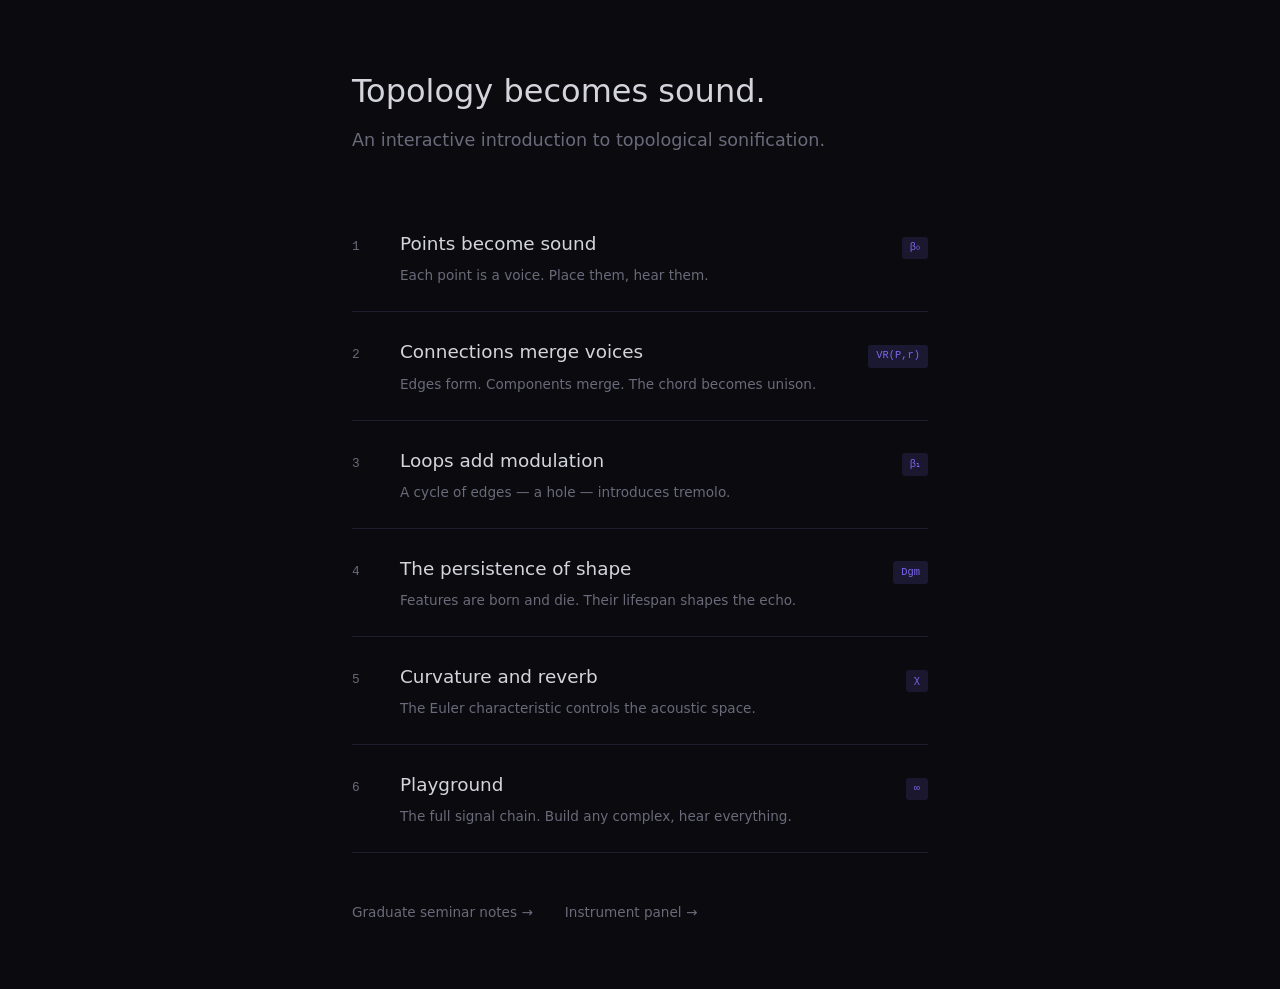
<file: lessons/index.html>
<!DOCTYPE html>
<html lang="en">
<head>
<meta charset="utf-8">
<meta name="viewport" content="width=device-width, initial-scale=1">
<title>topo-sonify — Learn</title>
<link rel="stylesheet" href="shared.css">
<style>
  .overview {
    max-width: 40rem;
    margin: 0 auto;
    padding: 4rem 2rem;
  }
  .overview h1 {
    font-size: 2rem;
    font-weight: 300;
    color: var(--text);
    margin-bottom: 0.5rem;
  }
  .overview .subtitle {
    color: var(--dim);
    font-size: 1.1rem;
    margin-bottom: 3rem;
  }
  .lesson-list {
    list-style: none;
  }
  .lesson-list li {
    border-bottom: 1px solid var(--border);
  }
  .lesson-list a {
    display: flex;
    align-items: baseline;
    gap: 1.5rem;
    padding: 1.5rem 0;
    text-decoration: none;
    transition: opacity 0.15s;
  }
  .lesson-list a:hover { opacity: 0.7; }
  .lesson-list .num {
    font-family: var(--mono);
    font-size: 0.8rem;
    color: var(--dim);
    min-width: 1.5rem;
  }
  .lesson-list .title {
    font-size: 1.15rem;
    color: var(--text);
    font-weight: 500;
  }
  .lesson-list .desc {
    color: var(--dim);
    font-size: 0.85rem;
    margin-top: 0.3rem;
  }
  .lesson-list .tag {
    font-family: var(--mono);
    font-size: 0.65rem;
    color: var(--accent);
    background: var(--accent-dim);
    padding: 0.15rem 0.5rem;
    border-radius: 3px;
    margin-left: auto;
    white-space: nowrap;
  }
  .links {
    margin-top: 3rem;
    display: flex;
    gap: 2rem;
  }
  .links a {
    color: var(--dim);
    text-decoration: none;
    font-size: 0.85rem;
    transition: color 0.15s;
  }
  .links a:hover { color: var(--accent); }
</style>
</head>
<body>

<div class="overview">
  <h1>Topology becomes sound.</h1>
  <p class="subtitle">An interactive introduction to topological sonification.</p>

  <ul class="lesson-list">
    <li>
      <a href="01-points.html">
        <span class="num">1</span>
        <div>
          <div class="title">Points become sound</div>
          <div class="desc">Each point is a voice. Place them, hear them.</div>
        </div>
        <span class="tag">β₀</span>
      </a>
    </li>
    <li>
      <a href="02-connections.html">
        <span class="num">2</span>
        <div>
          <div class="title">Connections merge voices</div>
          <div class="desc">Edges form. Components merge. The chord becomes unison.</div>
        </div>
        <span class="tag">VR(P,r)</span>
      </a>
    </li>
    <li>
      <a href="03-loops.html">
        <span class="num">3</span>
        <div>
          <div class="title">Loops add modulation</div>
          <div class="desc">A cycle of edges — a hole — introduces tremolo.</div>
        </div>
        <span class="tag">β₁</span>
      </a>
    </li>
    <li>
      <a href="04-persistence.html">
        <span class="num">4</span>
        <div>
          <div class="title">The persistence of shape</div>
          <div class="desc">Features are born and die. Their lifespan shapes the echo.</div>
        </div>
        <span class="tag">Dgm</span>
      </a>
    </li>
    <li>
      <a href="05-curvature.html">
        <span class="num">5</span>
        <div>
          <div class="title">Curvature and reverb</div>
          <div class="desc">The Euler characteristic controls the acoustic space.</div>
        </div>
        <span class="tag">χ</span>
      </a>
    </li>
    <li>
      <a href="06-playground.html">
        <span class="num">6</span>
        <div>
          <div class="title">Playground</div>
          <div class="desc">The full signal chain. Build any complex, hear everything.</div>
        </div>
        <span class="tag">∞</span>
      </a>
    </li>
  </ul>

  <div class="links">
    <a href="./docs/">Graduate seminar notes →</a>
    <a href="./">Instrument panel →</a>
  </div>
</div>

</body>
</html>
</file>
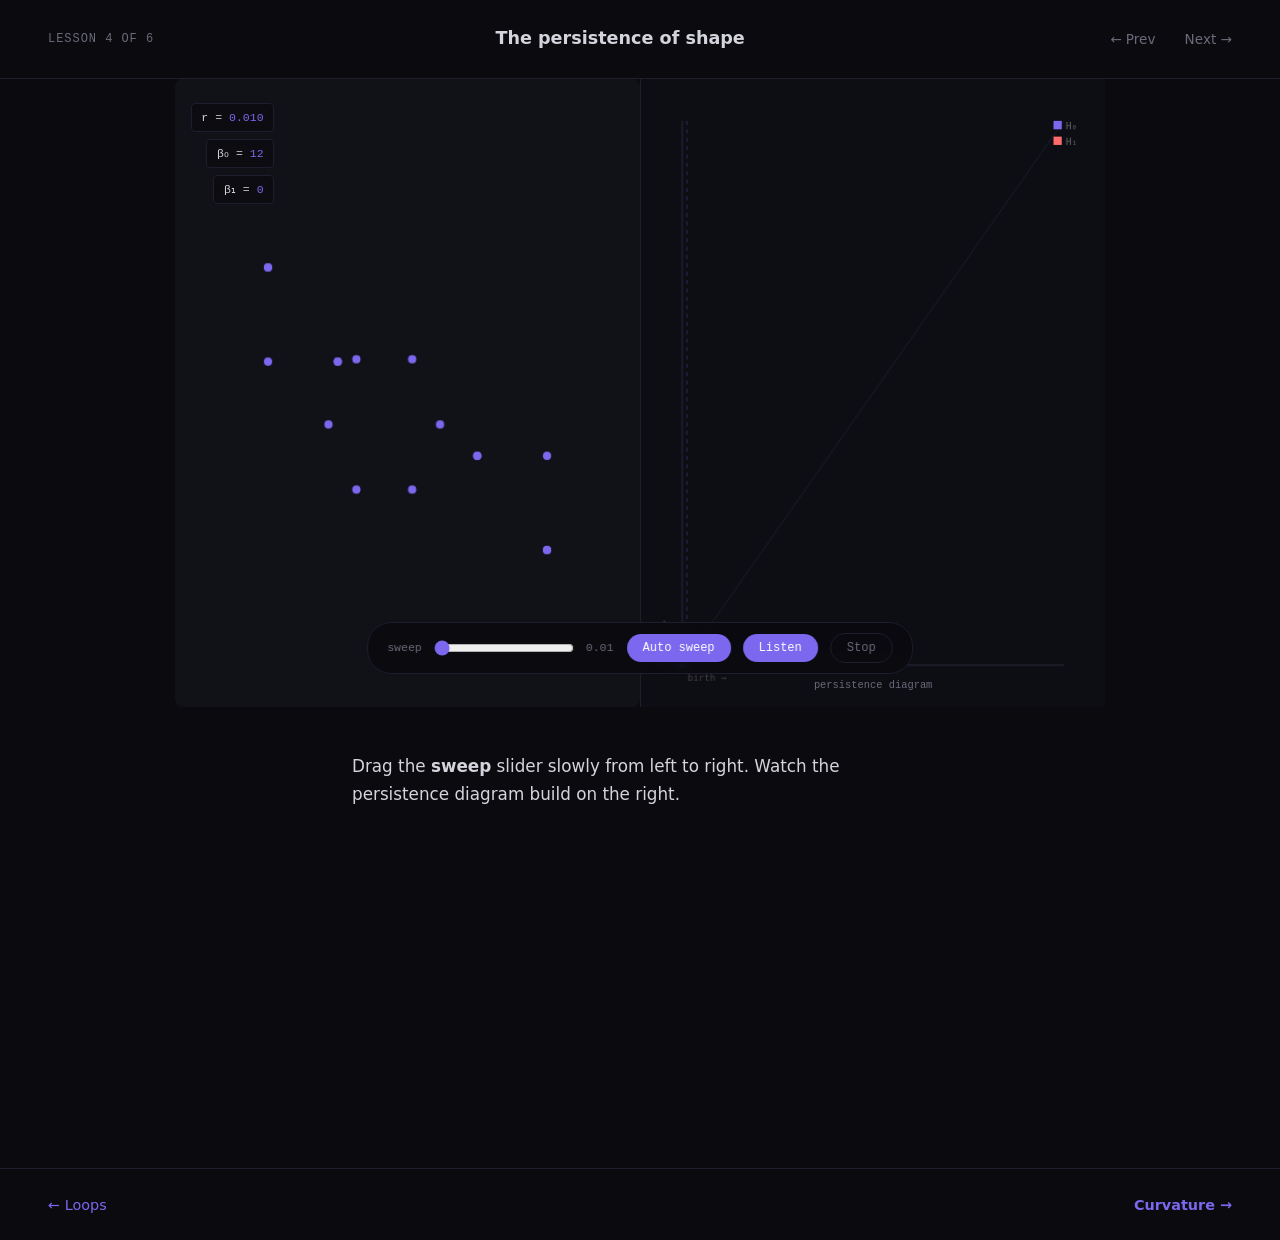
<file: lessons/04-persistence.html>
<!DOCTYPE html>
<html lang="en">
<head>
<meta charset="utf-8">
<meta name="viewport" content="width=device-width, initial-scale=1">
<title>4. Persistence — topo-sonify</title>
<link rel="stylesheet" href="shared.css">
<style>
  .split { display: grid; grid-template-columns: 1fr 1fr; gap: 0; height: 100%; }
  .split canvas { width: 100%; height: 100%; }
  .diagram-area { background: #0d0d14; border-left: 1px solid var(--border); position: relative; }
  .diagram-label {
    position: absolute; bottom: 0.8rem; left: 50%; transform: translateX(-50%);
    font-family: var(--mono); font-size: 0.65rem; color: var(--dim);
  }
  .sweep-line {
    position: absolute; top: 0; width: 2px; height: 100%;
    background: rgba(123, 104, 238, 0.4); pointer-events: none;
    transition: left 0.05s linear;
  }
</style>
</head>
<body>

<div class="lesson">
  <header class="lesson-header">
    <span class="chapter">Lesson 4 of 6</span>
    <h1>The persistence of shape</h1>
    <nav>
      <a href="03-loops.html">← Prev</a>
      <a href="05-curvature.html">Next →</a>
    </nav>
  </header>

  <div class="lesson-body">
    <div class="interactive-area" style="padding:0;">
      <div class="split">
        <div style="position:relative;">
          <canvas id="canvas" width="450" height="600"></canvas>
          <div class="stats" id="stats" style="left:1rem;right:auto;"></div>
        </div>
        <div class="diagram-area">
          <canvas id="dgm" width="450" height="600"></canvas>
          <div class="diagram-label">persistence diagram</div>
        </div>
      </div>
      <div class="controls">
        <label>sweep</label>
        <input type="range" id="radius" min="0.01" max="0.8" step="0.002" value="0.01">
        <span id="radius-val" style="font-family:var(--mono);font-size:0.72rem;color:var(--dim);width:2.5em;">0.01</span>
        <button id="btn-auto">Auto sweep</button>
        <button id="btn-play">Listen</button>
        <button id="btn-stop" class="stop">Stop</button>
      </div>
    </div>

    <div class="text-panel">
      <p>Drag the <strong>sweep</strong> slider slowly from left to right. Watch the persistence diagram build on the right.</p>

      <p class="reveal" id="r1">
        Each dot in the diagram is a topological feature. Its position encodes
        when it was <strong>born</strong> (x-axis) and when it <strong>died</strong> (y-axis).
      </p>

      <p class="reveal" id="r2">
        Points far from the diagonal lived a long time — they're <em>persistent</em>.
        Points near the diagonal were fleeting — probably noise. Distance from the
        diagonal = significance.
      </p>

      <p class="reveal" id="r3">
        <span style="color:var(--h0);">Purple dots</span> are components merging (<span class="math">H₀</span>).
        <span style="color:var(--h1);">Red dots</span> are loops appearing and filling (<span class="math">H₁</span>).
        Each persistence pair becomes a <strong>delay tap</strong> in the audio — long-lived features echo longer.
      </p>

      <p class="dim reveal" id="r4">
        Hit <strong>Auto sweep</strong> and <strong>Listen</strong> together.
        The filtration literally <em>plays</em> the topology.
      </p>
    </div>
  </div>

  <footer class="lesson-footer">
    <a href="03-loops.html">← Loops</a>
    <a href="05-curvature.html" class="next">Curvature →</a>
  </footer>
</div>

<script type="module">
// ─── Points: random cluster with structure ──────────
const seed = (s) => () => { s = Math.sin(s * 9301 + 49297) % 233280; return (s < 0 ? s + 233280 : s) / 233280; };
const rng = seed(42);
let points = [];
// Two clusters + a ring
for (let i = 0; i < 5; i++) points.push([0.2 + rng()*0.15, 0.3 + rng()*0.15]);
for (let i = 0; i < 5; i++) points.push([0.65 + rng()*0.15, 0.6 + rng()*0.15]);
for (let i = 0; i < 6; i++) {
  const a = i * Math.PI * 2 / 6;
  points.push([0.45 + 0.12*Math.cos(a), 0.55 + 0.12*Math.sin(a)]);
}

let audioCtx = null;
let playing = false;
let autoSweep = null;
let allPairs = []; // persistence pairs accumulated during sweep

const canvas = document.getElementById('canvas');
const ctx = canvas.getContext('2d');
const dgmCanvas = document.getElementById('dgm');
const dctx = dgmCanvas.getContext('2d');
const dist = (a, b) => Math.sqrt((a[0]-b[0])**2 + (a[1]-b[1])**2);

// Precompute all pairwise distances for persistence
const dists = [];
for (let i = 0; i < points.length; i++)
  for (let j = i+1; j < points.length; j++)
    dists.push({ d: dist(points[i], points[j]), i, j });
dists.sort((a, b) => a.d - b.d);
const maxDist = dists[dists.length - 1]?.d || 1;

// Compute persistence via union-find on sorted edges (exact H₀ persistence)
const computeH0Persistence = () => {
  const parent = Array.from({length: points.length}, (_, i) => i);
  const rank = new Array(points.length).fill(0);
  const birth = new Array(points.length).fill(0); // all born at r=0
  const find = (x) => { while(parent[x]!==x) {parent[x]=parent[parent[x]]; x=parent[x];} return x; };
  const pairs = [];

  for (const { d, i, j } of dists) {
    const ri = find(i), rj = find(j);
    if (ri === rj) continue;
    // Elder rule: the younger component (born later or higher index) dies
    const [elder, younger] = birth[ri] <= birth[rj] ? [ri, rj] : [rj, ri];
    pairs.push({ birth: birth[younger], death: d, dim: 0 });
    if (rank[elder] < rank[younger]) parent[elder] = younger;
    else if (rank[elder] > rank[younger]) parent[younger] = elder;
    else { parent[younger] = elder; rank[elder]++; }
  }
  // One essential class (the eldest component)
  pairs.push({ birth: 0, death: Infinity, dim: 0 });
  return pairs;
};

// Approximate H₁ persistence via Betti tracking
const computeH1Approx = () => {
  const pairs = [];
  let prevB1 = 0;
  const activeBirths = [];
  const steps = 40;

  for (let s = 0; s <= steps; s++) {
    const r = (s / steps) * maxDist;
    let edges = 0, tris = 0;
    const parent = Array.from({length: points.length}, (_, i) => i);
    const find = (x) => { while(parent[x]!==x) {parent[x]=parent[parent[x]]; x=parent[x];} return x; };

    for (let i = 0; i < points.length; i++)
      for (let j = i+1; j < points.length; j++)
        if (dist(points[i], points[j]) <= r) { edges++; parent[find(i)] = find(j); }
    const b0 = new Set(Array.from({length: points.length}, (_,i) => find(i))).size;
    for (let i = 0; i < points.length; i++)
      for (let j = i+1; j < points.length; j++) {
        if (dist(points[i], points[j]) > r) continue;
        for (let k = j+1; k < points.length; k++)
          if (dist(points[i], points[k]) <= r && dist(points[j], points[k]) <= r) tris++;
      }
    const b1 = Math.max(0, edges - (points.length - b0) - tris);

    if (b1 > prevB1) for (let x = 0; x < b1 - prevB1; x++) activeBirths.push(r);
    else if (b1 < prevB1) for (let x = 0; x < prevB1 - b1; x++) {
      const birth = activeBirths.pop();
      if (birth !== undefined && r - birth > 0.001) pairs.push({ birth, death: r, dim: 1 });
    }
    prevB1 = b1;
  }
  return pairs;
};

const h0pairs = computeH0Persistence();
const h1pairs = computeH1Approx();
const allPersistence = [...h0pairs.filter(p => p.death !== Infinity), ...h1pairs];

const draw = () => {
  const w = canvas.width, h = canvas.height;
  const radius = parseFloat(document.getElementById('radius').value);
  ctx.fillStyle = '#111118';
  ctx.fillRect(0, 0, w, h);

  // Triangles
  ctx.fillStyle = 'rgba(123, 104, 238, 0.05)';
  for (let i = 0; i < points.length; i++)
    for (let j = i+1; j < points.length; j++) {
      if (dist(points[i], points[j]) > radius) continue;
      for (let k = j+1; k < points.length; k++)
        if (dist(points[i], points[k]) <= radius && dist(points[j], points[k]) <= radius) {
          ctx.beginPath();
          ctx.moveTo(points[i][0]*w, points[i][1]*h);
          ctx.lineTo(points[j][0]*w, points[j][1]*h);
          ctx.lineTo(points[k][0]*w, points[k][1]*h);
          ctx.closePath(); ctx.fill();
        }
    }

  // Edges
  for (let i = 0; i < points.length; i++)
    for (let j = i+1; j < points.length; j++)
      if (dist(points[i], points[j]) <= radius) {
        ctx.beginPath();
        ctx.moveTo(points[i][0]*w, points[i][1]*h);
        ctx.lineTo(points[j][0]*w, points[j][1]*h);
        ctx.strokeStyle = 'rgba(123, 104, 238, 0.3)';
        ctx.lineWidth = 1.5; ctx.stroke();
      }

  // Points
  points.forEach(p => {
    ctx.beginPath();
    ctx.arc(p[0]*w, p[1]*h, 4, 0, Math.PI*2);
    ctx.fillStyle = '#7b68ee'; ctx.fill();
  });

  // Stats
  const parent = Array.from({length: points.length}, (_, i) => i);
  const find = (x) => { while(parent[x]!==x) {parent[x]=parent[parent[x]]; x=parent[x];} return x; };
  let edges = 0, tris = 0;
  for (let i = 0; i < points.length; i++)
    for (let j = i+1; j < points.length; j++)
      if (dist(points[i], points[j]) <= radius) { edges++; parent[find(i)] = find(j); }
  const b0 = new Set(Array.from({length: points.length}, (_,i) => find(i))).size;
  for (let i = 0; i < points.length; i++)
    for (let j = i+1; j < points.length; j++) {
      if (dist(points[i], points[j]) > radius) continue;
      for (let k = j+1; k < points.length; k++)
        if (dist(points[i], points[k]) <= radius && dist(points[j], points[k]) <= radius) tris++;
    }
  const b1 = Math.max(0, edges - (points.length - b0) - tris);

  document.getElementById('stats').innerHTML = `
    <div class="stat-badge">r = <span class="val">${radius.toFixed(3)}</span></div>
    <div class="stat-badge">β₀ = <span class="val">${b0}</span></div>
    <div class="stat-badge" style="${b1>0?'border-color:rgba(255,107,107,0.4);':''}">β₁ = <span class="val" style="${b1>0?'color:#ff6b6b;':''}">${b1}</span></div>
  `;

  // Reveals
  if (radius > 0.1) document.getElementById('r1')?.classList.add('visible');
  if (radius > 0.25) document.getElementById('r2')?.classList.add('visible');
  if (radius > 0.35) document.getElementById('r3')?.classList.add('visible');
  if (radius > 0.5) document.getElementById('r4')?.classList.add('visible');

  drawDiagram(radius);
};

const drawDiagram = (currentR) => {
  const w = dgmCanvas.width, h = dgmCanvas.height;
  const pad = 40;
  const dw = w - 2*pad, dh = h - 2*pad;
  dctx.fillStyle = '#0d0d14';
  dctx.fillRect(0, 0, w, h);

  const scale = maxDist * 1.1;

  // Diagonal
  dctx.strokeStyle = '#1e1e2e';
  dctx.lineWidth = 1;
  dctx.beginPath();
  dctx.moveTo(pad, pad + dh);
  dctx.lineTo(pad + dw, pad);
  dctx.stroke();

  // Axes
  dctx.strokeStyle = '#2a2a3a';
  dctx.beginPath();
  dctx.moveTo(pad, pad); dctx.lineTo(pad, pad+dh); dctx.lineTo(pad+dw, pad+dh);
  dctx.stroke();

  dctx.fillStyle = '#444';
  dctx.font = '9px monospace';
  dctx.fillText('birth →', pad + 5, pad + dh + 15);
  dctx.save();
  dctx.translate(pad - 15, pad + dh - 5);
  dctx.rotate(-Math.PI/2);
  dctx.fillText('death →', 0, 0);
  dctx.restore();

  // Sweep line
  const sx = pad + (currentR / scale) * dw;
  dctx.strokeStyle = 'rgba(123, 104, 238, 0.3)';
  dctx.lineWidth = 1;
  dctx.setLineDash([4, 4]);
  dctx.beginPath();
  dctx.moveTo(sx, pad); dctx.lineTo(sx, pad+dh);
  dctx.stroke();
  dctx.setLineDash([]);

  // Draw persistence pairs that have been born by currentR
  const colors = { 0: '#7b68ee', 1: '#ff6b6b', 2: '#4ecdc4' };

  allPersistence.forEach(p => {
    if (p.birth > currentR) return;
    const x = pad + (p.birth / scale) * dw;
    const death = Math.min(p.death, currentR); // grow toward final death as we sweep
    const y = pad + dh - (death / scale) * dh;
    const finalY = pad + dh - (p.death / scale) * dh;
    const pers = p.death - p.birth;
    const r = Math.max(3, Math.min(8, pers / scale * 30));

    // If fully revealed (death <= currentR), draw solid
    if (p.death <= currentR) {
      dctx.globalAlpha = 0.9;
      dctx.beginPath();
      dctx.arc(x, finalY, r, 0, Math.PI*2);
      dctx.fillStyle = colors[p.dim] || '#888';
      dctx.fill();
    } else {
      // Still alive — draw growing trail from diagonal
      dctx.globalAlpha = 0.4;
      dctx.beginPath();
      const diagY = pad + dh - (p.birth / scale) * dh; // point on diagonal
      dctx.moveTo(x, diagY);
      dctx.lineTo(x, y);
      dctx.strokeStyle = colors[p.dim] || '#888';
      dctx.lineWidth = 2;
      dctx.stroke();

      // Dot at current position
      dctx.beginPath();
      dctx.arc(x, y, 3, 0, Math.PI*2);
      dctx.fillStyle = colors[p.dim] || '#888';
      dctx.fill();
    }
    dctx.globalAlpha = 1;
  });

  // Legend
  dctx.font = '9px monospace';
  [['H₀', '#7b68ee'], ['H₁', '#ff6b6b']].forEach(([label, color], i) => {
    dctx.fillStyle = color;
    dctx.fillRect(w - 50, pad + i * 15, 8, 8);
    dctx.fillStyle = '#666';
    dctx.fillText(label, w - 38, pad + 8 + i * 15);
  });
};

// ─── Audio: delay taps from persistence ─────────────
let delayNodes = [];
let droneOsc = null, droneGain = null;

const startAudio = () => {
  if (!audioCtx) audioCtx = new AudioContext();
  if (audioCtx.state === 'suspended') audioCtx.resume();
  playing = true;

  // Drone: warm pad (two detuned triangles + sub)
  droneOsc = audioCtx.createOscillator();
  const droneOsc2 = audioCtx.createOscillator();
  const subOsc = audioCtx.createOscillator();
  droneGain = audioCtx.createGain();
  droneOsc.type = 'triangle';
  droneOsc2.type = 'triangle';
  subOsc.type = 'sine';
  droneOsc.frequency.value = 165;
  droneOsc2.frequency.value = 165.3;
  subOsc.frequency.value = 82.5;
  droneGain.gain.value = 0.05;
  const subG = audioCtx.createGain(); subG.gain.value = 0.025;
  // Reverb
  const conv = audioCtx.createConvolver();
  const sr = audioCtx.sampleRate, irLen = sr * 2;
  const ir = audioCtx.createBuffer(2, irLen, sr);
  for (let ch = 0; ch < 2; ch++) {
    const d = ir.getChannelData(ch);
    for (let i = 0; i < irLen; i++) d[i] = (Math.random()*2-1)*Math.exp(-i/sr*3)*0.25;
  }
  conv.buffer = ir;
  const dry = audioCtx.createGain(); dry.gain.value = 0.6;
  const wet = audioCtx.createGain(); wet.gain.value = 0.4;
  droneOsc.connect(droneGain);
  droneOsc2.connect(droneGain);
  subOsc.connect(subG);
  const bus = audioCtx.createGain(); bus.gain.value = 1;
  droneGain.connect(bus);
  subG.connect(bus);
  bus.connect(dry).connect(audioCtx.destination);
  bus.connect(wet).connect(conv).connect(audioCtx.destination);
  droneOsc.start(); droneOsc2.start(); subOsc.start();
  droneOsc._extra = [droneOsc2, subOsc];

  // Create delay taps from persistence pairs
  allPersistence.forEach(p => {
    const delayTime = Math.min(1.5, p.birth / maxDist * 1.5);
    const feedback = Math.min(0.7, (p.death - p.birth) / maxDist);
    const level = p.dim === 0 ? 0.3 : 0.5;

    const delay = audioCtx.createDelay(2.0);
    const gain = audioCtx.createGain();
    const fb = audioCtx.createGain();

    delay.delayTime.value = Math.max(0.05, delayTime);
    gain.gain.value = level * 0.04;
    fb.gain.value = feedback;

    droneGain.connect(delay).connect(gain).connect(audioCtx.destination);
    delay.connect(fb).connect(delay); // feedback loop

    delayNodes.push({ delay, gain, fb });
  });
};

const stopAudio = () => {
  playing = false;
  if (droneOsc) {
    droneGain?.gain.linearRampToValueAtTime(0, audioCtx.currentTime + 0.4);
    setTimeout(() => {
      droneOsc?.stop();
      droneOsc?._extra?.forEach(o => o.stop());
      droneOsc = null; droneGain = null;
    }, 500);
  }
  delayNodes.forEach(({ gain, fb }) => {
    gain.gain.linearRampToValueAtTime(0, audioCtx.currentTime + 0.3);
    fb.gain.linearRampToValueAtTime(0, audioCtx.currentTime + 0.3);
  });
  setTimeout(() => { delayNodes = []; }, 500);
};

// ─── Controls ───────────────────────────────────────
document.getElementById('radius').addEventListener('input', (e) => {
  document.getElementById('radius-val').textContent = parseFloat(e.target.value).toFixed(2);
  draw();
});

document.getElementById('btn-play').addEventListener('click', () => {
  if (playing) return;
  startAudio();
});
document.getElementById('btn-stop').addEventListener('click', () => {
  if (autoSweep) { clearInterval(autoSweep); autoSweep = null; }
  stopAudio();
});

document.getElementById('btn-auto').addEventListener('click', () => {
  if (autoSweep) { clearInterval(autoSweep); autoSweep = null; return; }
  const slider = document.getElementById('radius');
  slider.value = 0.01;
  autoSweep = setInterval(() => {
    let v = parseFloat(slider.value) + 0.003;
    if (v > 0.8) { clearInterval(autoSweep); autoSweep = null; return; }
    slider.value = v;
    document.getElementById('radius-val').textContent = v.toFixed(2);
    draw();
  }, 50);
});

draw();
</script>
</body>
</html>
</file>
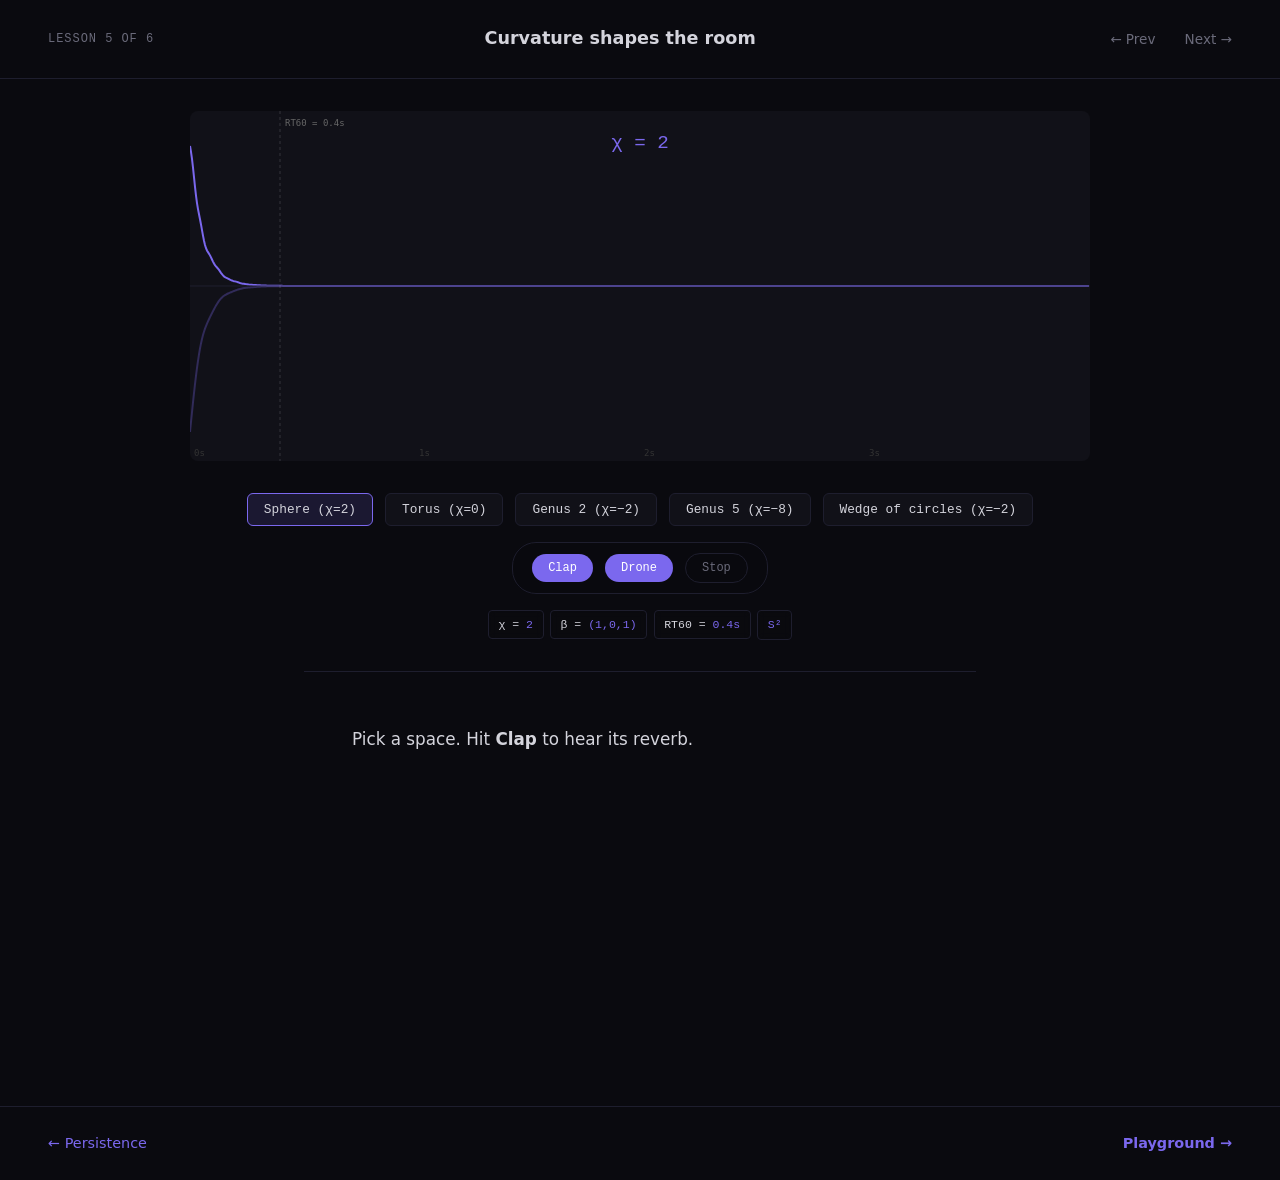
<file: lessons/05-curvature.html>
<!DOCTYPE html>
<html lang="en">
<head>
<meta charset="utf-8">
<meta name="viewport" content="width=device-width, initial-scale=1">
<title>5. Curvature — topo-sonify</title>
<link rel="stylesheet" href="shared.css">
<style>
  .space-picker {
    display: flex; gap: 0.75rem; flex-wrap: wrap;
    justify-content: center; margin-top: 0.5rem;
  }
  .space-btn {
    background: var(--surface);
    border: 1px solid var(--border);
    color: var(--text);
    padding: 0.5rem 1rem;
    border-radius: 6px;
    font-family: var(--mono);
    font-size: 0.8rem;
    cursor: pointer;
    transition: all 0.15s;
  }
  .space-btn:hover { border-color: var(--accent); }
  .space-btn.active { border-color: var(--accent); background: var(--accent-dim); }
  .reverb-viz { position: relative; }
  .reverb-label {
    position: absolute; top: 1rem; left: 50%; transform: translateX(-50%);
    font-family: var(--mono); font-size: 1.2rem; color: var(--accent);
    pointer-events: none;
  }
</style>
</head>
<body>

<div class="lesson">
  <header class="lesson-header">
    <span class="chapter">Lesson 5 of 6</span>
    <h1>Curvature shapes the room</h1>
    <nav>
      <a href="04-persistence.html">← Prev</a>
      <a href="06-playground.html">Next →</a>
    </nav>
  </header>

  <div class="lesson-body">
    <div class="interactive-area" style="flex-direction:column;gap:1rem;">
      <div class="reverb-viz">
        <canvas id="canvas" width="900" height="350"></canvas>
        <div class="reverb-label" id="chi-label">χ = —</div>
      </div>

      <div class="space-picker" id="picker">
        <button class="space-btn active" data-space="sphere">Sphere (χ=2)</button>
        <button class="space-btn" data-space="torus">Torus (χ=0)</button>
        <button class="space-btn" data-space="genus2">Genus 2 (χ=−2)</button>
        <button class="space-btn" data-space="genus5">Genus 5 (χ=−8)</button>
        <button class="space-btn" data-space="wedge">Wedge of circles (χ=−2)</button>
      </div>

      <div class="controls" style="position:relative;bottom:auto;left:auto;transform:none;">
        <button id="btn-impulse">Clap</button>
        <button id="btn-drone">Drone</button>
        <button id="btn-stop" class="stop">Stop</button>
      </div>
      <div class="stats" id="stats" style="position:relative;top:auto;right:auto;flex-direction:row;"></div>
    </div>

    <div class="text-panel">
      <p>Pick a space. Hit <strong>Clap</strong> to hear its reverb.</p>

      <p class="reveal" id="r1">
        The <strong>Euler characteristic</strong> χ measures curvature.
        By the Gauss-Bonnet theorem: ∫K dA = 2πχ.
        Total curvature is fixed by topology.
      </p>

      <p class="reveal" id="r2">
        <strong>Positive χ</strong> (sphere): geodesics converge. Sound focuses.
        Short, bright reverb — like a dome.
      </p>

      <p class="reveal" id="r3">
        <strong>Zero χ</strong> (torus): flat on average. Neutral reverb — like a room.
        <strong>Negative χ</strong> (high genus): geodesics diverge. Sound scatters.
        Long, dark, diffuse reverb — like a cave.
      </p>

      <p class="dim reveal" id="r4">
        This is not a metaphor. The wave equation on a curved manifold
        has decay rate governed by curvature. Negative curvature = slower decay.
      </p>
    </div>
  </div>

  <footer class="lesson-footer">
    <a href="04-persistence.html">← Persistence</a>
    <a href="06-playground.html" class="next">Playground →</a>
  </footer>
</div>

<script type="module">
const spaces = {
  sphere:  { chi: 2,  betti: [1,0,1], name: 'S²',  color: '#7b68ee' },
  torus:   { chi: 0,  betti: [1,2,1], name: 'T²',  color: '#4ecdc4' },
  genus2:  { chi: -2, betti: [1,4,1], name: 'Σ₂',  color: '#ff6b6b' },
  genus5:  { chi: -8, betti: [1,10,1], name: 'Σ₅', color: '#e0af68' },
  wedge:   { chi: -2, betti: [1,3,0], name: '∨S¹', color: '#bb86fc' },
};

let current = 'sphere';
let audioCtx = null;
let droneOsc = null, droneGain = null;
let reverbNode = null;

const canvas = document.getElementById('canvas');
const ctx = canvas.getContext('2d');

// ─── Reverb impulse response generation ─────────────
const generateIR = (chi, sampleRate, duration) => {
  const len = Math.floor(sampleRate * duration);
  const buffer = new Float32Array(len);

  // RT60 from Euler characteristic
  const rt60 = chi > 0
    ? 0.3 + 0.2 / chi
    : chi === 0 ? 1.2 : 1.2 + 0.4 * Math.abs(chi);

  // Decay constant
  const decay = -6.908 / rt60; // -60dB at rt60

  // Damping (high-freq absorption): positive chi = bright, negative = dark
  const dampFreq = chi > 0 ? 8000 : chi === 0 ? 4000 : 2000 - Math.abs(chi) * 100;

  // Generate noise with exponential decay and simple lowpass
  let lpState = 0;
  const lpCoeff = Math.exp(-2 * Math.PI * dampFreq / sampleRate);

  for (let i = 0; i < len; i++) {
    const t = i / sampleRate;
    const noise = Math.random() * 2 - 1;
    lpState = lpCoeff * lpState + (1 - lpCoeff) * noise;
    buffer[i] = lpState * Math.exp(decay * t) * 0.5;
  }

  // Early reflections density: more for negative chi (more scattering)
  const numReflections = Math.max(4, 8 + Math.abs(chi) * 3);
  for (let r = 0; r < numReflections; r++) {
    const delay = Math.floor((0.005 + r * 0.008 * (1 + Math.abs(chi) * 0.1)) * sampleRate);
    const gain = 0.3 * Math.exp(-r * 0.15);
    if (delay < len) buffer[delay] += gain * (Math.random() > 0.5 ? 1 : -1);
  }

  return buffer;
};

const createReverbNode = (chi) => {
  if (!audioCtx) return null;
  const sr = audioCtx.sampleRate;
  const duration = chi > 0 ? 1.5 : chi === 0 ? 3.0 : 3.0 + Math.abs(chi) * 0.5;
  const irData = generateIR(chi, sr, Math.min(duration, 6));
  const irBuffer = audioCtx.createBuffer(1, irData.length, sr);
  irBuffer.copyToChannel(irData, 0);
  const convolver = audioCtx.createConvolver();
  convolver.buffer = irBuffer;
  return convolver;
};

// ─── Visualization ──────────────────────────────────
const draw = () => {
  const w = canvas.width, h = canvas.height;
  const space = spaces[current];
  ctx.fillStyle = '#111118';
  ctx.fillRect(0, 0, w, h);

  // Draw a stylized decay curve
  const chi = space.chi;
  const rt60 = chi > 0 ? 0.3 + 0.2/Math.max(1,chi) : chi === 0 ? 1.2 : 1.2 + 0.4*Math.abs(chi);
  const decay = 6.908 / rt60;

  ctx.strokeStyle = space.color;
  ctx.lineWidth = 2;
  ctx.beginPath();
  for (let x = 0; x < w; x++) {
    const t = (x / w) * 4; // 4 seconds
    const amp = Math.exp(-decay * t);
    // Add some "reflections" noise for visual interest
    const noise = Math.sin(x * 0.3) * 0.05 + Math.sin(x * 0.7) * 0.03;
    const y = h/2 - (amp + noise * amp) * h * 0.4;
    x === 0 ? ctx.moveTo(x, y) : ctx.lineTo(x, y);
  }
  ctx.stroke();

  // Mirror
  ctx.globalAlpha = 0.3;
  ctx.beginPath();
  for (let x = 0; x < w; x++) {
    const t = (x / w) * 4;
    const amp = Math.exp(-decay * t);
    const noise = Math.sin(x * 0.3 + 1) * 0.05;
    const y = h/2 + (amp + noise * amp) * h * 0.4;
    x === 0 ? ctx.moveTo(x, y) : ctx.lineTo(x, y);
  }
  ctx.stroke();
  ctx.globalAlpha = 1;

  // Center line
  ctx.strokeStyle = '#1e1e2e';
  ctx.lineWidth = 1;
  ctx.beginPath();
  ctx.moveTo(0, h/2); ctx.lineTo(w, h/2);
  ctx.stroke();

  // Time markers
  ctx.fillStyle = '#333';
  ctx.font = '9px monospace';
  for (let s = 0; s <= 4; s++) {
    const x = (s/4) * w;
    ctx.fillText(`${s}s`, x + 4, h - 5);
  }

  // RT60 marker
  const rt60x = (rt60 / 4) * w;
  ctx.strokeStyle = 'rgba(255,255,255,0.15)';
  ctx.setLineDash([3,3]);
  ctx.beginPath();
  ctx.moveTo(rt60x, 0); ctx.lineTo(rt60x, h);
  ctx.stroke();
  ctx.setLineDash([]);
  ctx.fillStyle = '#666';
  ctx.fillText(`RT60 = ${rt60.toFixed(1)}s`, rt60x + 5, 15);

  document.getElementById('chi-label').textContent = `χ = ${chi}`;
  document.getElementById('chi-label').style.color = space.color;

  document.getElementById('stats').innerHTML = `
    <div class="stat-badge">χ = <span class="val" style="color:${space.color}">${chi}</span></div>
    <div class="stat-badge">β = <span class="val">(${space.betti.join(',')})</span></div>
    <div class="stat-badge">RT60 = <span class="val">${rt60.toFixed(1)}s</span></div>
    <div class="stat-badge" style="color:${space.color}">${space.name}</div>
  `;
};

// ─── Space picker ───────────────────────────────────
document.querySelectorAll('.space-btn').forEach(btn => {
  btn.addEventListener('click', () => {
    document.querySelectorAll('.space-btn').forEach(b => b.classList.remove('active'));
    btn.classList.add('active');
    current = btn.dataset.space;
    draw();

    // Rebuild reverb if audio is active
    if (audioCtx && reverbNode) {
      reverbNode.disconnect();
      reverbNode = createReverbNode(spaces[current].chi);
      if (droneGain) droneGain.connect(reverbNode).connect(audioCtx.destination);
    }

    // Progressive reveals
    const chi = spaces[current].chi;
    document.getElementById('r1')?.classList.add('visible');
    if (chi > 0) document.getElementById('r2')?.classList.add('visible');
    if (chi <= 0) document.getElementById('r3')?.classList.add('visible');
    if (chi < 0) document.getElementById('r4')?.classList.add('visible');
  });
});

// ─── Audio ──────────────────────────────────────────
document.getElementById('btn-impulse').addEventListener('click', () => {
  if (!audioCtx) audioCtx = new AudioContext();
  if (audioCtx.state === 'suspended') audioCtx.resume();

  reverbNode = createReverbNode(spaces[current].chi);

  // Short impulse (clap)
  const dur = 0.02;
  const buf = audioCtx.createBuffer(1, Math.floor(audioCtx.sampleRate * dur), audioCtx.sampleRate);
  const data = buf.getChannelData(0);
  for (let i = 0; i < data.length; i++) {
    data[i] = (Math.random() * 2 - 1) * Math.exp(-i / data.length * 5);
  }

  const src = audioCtx.createBufferSource();
  src.buffer = buf;
  const dry = audioCtx.createGain();
  dry.gain.value = 0.3;
  const wet = audioCtx.createGain();
  wet.gain.value = 0.6;

  src.connect(dry).connect(audioCtx.destination);
  src.connect(wet).connect(reverbNode).connect(audioCtx.destination);
  src.start();

  document.getElementById('r1')?.classList.add('visible');
});

document.getElementById('btn-drone').addEventListener('click', () => {
  if (!audioCtx) audioCtx = new AudioContext();
  if (audioCtx.state === 'suspended') audioCtx.resume();
  if (droneOsc) return;

  reverbNode = createReverbNode(spaces[current].chi);

  droneOsc = audioCtx.createOscillator();
  droneGain = audioCtx.createGain();
  droneOsc.type = 'sawtooth';
  droneOsc.frequency.value = 165;
  droneGain.gain.value = 0.04;

  const dry = audioCtx.createGain();
  dry.gain.value = 0.5;
  const wet = audioCtx.createGain();
  wet.gain.value = 0.5;

  droneOsc.connect(droneGain);
  droneGain.connect(dry).connect(audioCtx.destination);
  droneGain.connect(wet).connect(reverbNode).connect(audioCtx.destination);
  droneOsc.start();
});

document.getElementById('btn-stop').addEventListener('click', () => {
  if (droneOsc) { droneOsc.stop(); droneOsc = null; droneGain = null; }
  if (reverbNode) { reverbNode.disconnect(); reverbNode = null; }
});

draw();
</script>
</body>
</html>
</file>
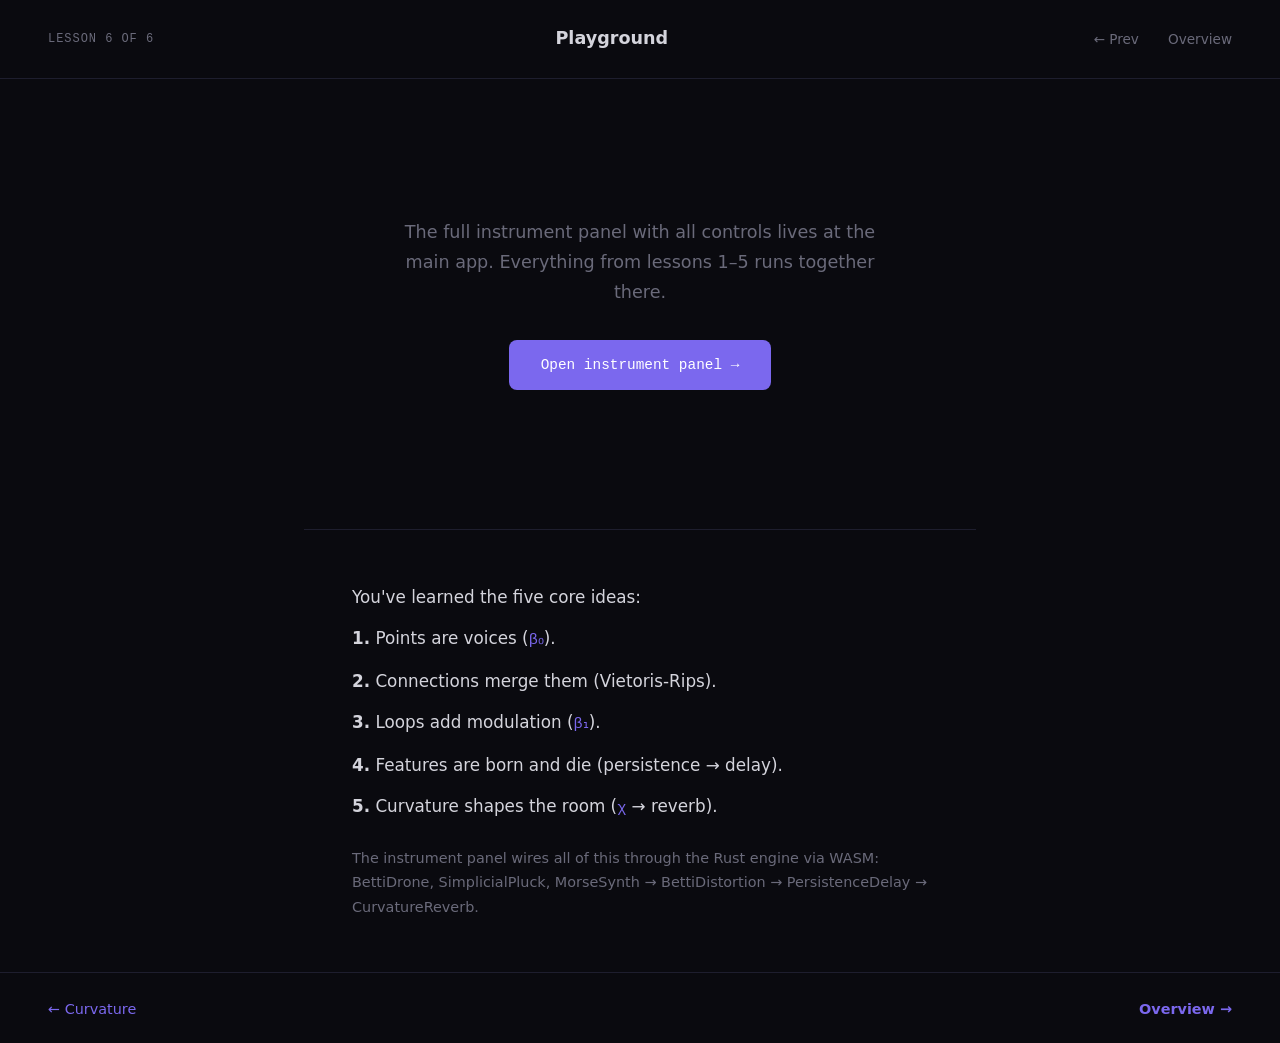
<file: lessons/06-playground.html>
<!DOCTYPE html>
<html lang="en">
<head>
<meta charset="utf-8">
<meta name="viewport" content="width=device-width, initial-scale=1">
<title>6. Playground — topo-sonify</title>
<link rel="stylesheet" href="shared.css">
</head>
<body>

<div class="lesson">
  <header class="lesson-header">
    <span class="chapter">Lesson 6 of 6</span>
    <h1>Playground</h1>
    <nav>
      <a href="05-curvature.html">← Prev</a>
      <a href="index.html">Overview</a>
    </nav>
  </header>

  <div class="lesson-body">
    <div class="interactive-area" style="flex-direction:column;gap:1rem;">
      <p style="color:var(--dim);font-size:1.1rem;text-align:center;max-width:30rem;">
        The full instrument panel with all controls lives at the main app.
        Everything from lessons 1–5 runs together there.
      </p>
      <a href="../" style="
        display:inline-block; background:var(--accent); color:white;
        padding:0.8rem 2rem; border-radius:8px; text-decoration:none;
        font-family:var(--mono); font-size:0.9rem; margin-top:1rem;
      ">Open instrument panel →</a>
    </div>

    <div class="text-panel">
      <p>You've learned the five core ideas:</p>
      <p><strong>1.</strong> Points are voices (<span class="math">β₀</span>).</p>
      <p><strong>2.</strong> Connections merge them (Vietoris-Rips).</p>
      <p><strong>3.</strong> Loops add modulation (<span class="math">β₁</span>).</p>
      <p><strong>4.</strong> Features are born and die (persistence → delay).</p>
      <p><strong>5.</strong> Curvature shapes the room (<span class="math">χ</span> → reverb).</p>
      <p class="dim" style="margin-top:1.5rem;">
        The instrument panel wires all of this through the Rust engine via WASM:
        BettiDrone, SimplicialPluck, MorseSynth → BettiDistortion → PersistenceDelay → CurvatureReverb.
      </p>
    </div>
  </div>

  <footer class="lesson-footer">
    <a href="05-curvature.html">← Curvature</a>
    <a href="index.html" class="next">Overview →</a>
  </footer>
</div>

</body>
</html>
</file>
<file: lessons/shared.css>
:root {
  --bg: #0a0a0f;
  --surface: #111118;
  --border: #1e1e2e;
  --text: #d4d4dc;
  --dim: #6a6a7a;
  --accent: #7b68ee;
  --accent-dim: rgba(123, 104, 238, 0.15);
  --h0: #7b68ee;
  --h1: #ff6b6b;
  --h2: #4ecdc4;
  --h3: #e0af68;
  --mono: 'SF Mono', 'Cascadia Code', 'JetBrains Mono', 'Fira Code', monospace;
  --sans: -apple-system, BlinkMacSystemFont, 'Segoe UI', system-ui, sans-serif;
}

* { margin: 0; padding: 0; box-sizing: border-box; }

body {
  background: var(--bg);
  color: var(--text);
  font-family: var(--sans);
  font-size: 16px;
  line-height: 1.7;
  overflow-x: hidden;
}

/* ─── Layout ───────────────────────────────────────── */

.lesson {
  display: grid;
  grid-template-rows: auto 1fr auto;
  min-height: 100vh;
}

.lesson-header {
  padding: 1.5rem 3rem;
  display: flex;
  align-items: center;
  justify-content: space-between;
  border-bottom: 1px solid var(--border);
}

.lesson-header .chapter {
  font-family: var(--mono);
  font-size: 0.75rem;
  color: var(--dim);
  letter-spacing: 0.08em;
  text-transform: uppercase;
}

.lesson-header h1 {
  font-size: 1.1rem;
  font-weight: 600;
  color: var(--text);
}

.lesson-header nav a {
  color: var(--dim);
  text-decoration: none;
  font-size: 0.85rem;
  margin-left: 1.5rem;
  transition: color 0.2s;
}
.lesson-header nav a:hover { color: var(--accent); }

/* ─── Main content: interactive area + text ────────── */

.lesson-body {
  display: grid;
  grid-template-rows: 1fr auto;
  overflow: hidden;
}

.interactive-area {
  position: relative;
  display: flex;
  align-items: center;
  justify-content: center;
  padding: 2rem;
  min-height: 50vh;
}

.interactive-area canvas {
  border-radius: 8px;
  cursor: crosshair;
  max-width: 100%;
  max-height: 100%;
}

/* ─── Text panel (bottom) ──────────────────────────── */

.text-panel {
  padding: 2.5rem 3rem;
  max-width: 42rem;
  margin: 0 auto;
  border-top: 1px solid var(--border);
}

.text-panel p {
  margin: 0.8rem 0;
  font-size: 1.05rem;
  color: var(--text);
}

.text-panel p.dim {
  color: var(--dim);
  font-size: 0.9rem;
}

.text-panel .math {
  font-family: var(--mono);
  color: var(--accent);
  font-size: 0.95rem;
}

.text-panel .reveal {
  opacity: 0;
  transform: translateY(10px);
  transition: opacity 0.6s ease, transform 0.6s ease;
}
.text-panel .reveal.visible {
  opacity: 1;
  transform: translateY(0);
}

/* ─── Controls overlay ─────────────────────────────── */

.controls {
  position: absolute;
  bottom: 1.5rem;
  left: 50%;
  transform: translateX(-50%);
  display: flex;
  gap: 0.75rem;
  align-items: center;
  background: rgba(10, 10, 15, 0.85);
  backdrop-filter: blur(8px);
  padding: 0.6rem 1.2rem;
  border-radius: 24px;
  border: 1px solid var(--border);
}

.controls label {
  font-family: var(--mono);
  font-size: 0.72rem;
  color: var(--dim);
}

.controls input[type="range"] {
  width: 140px;
  accent-color: var(--accent);
}

.controls button {
  background: var(--accent);
  color: white;
  border: none;
  padding: 0.45rem 1rem;
  border-radius: 16px;
  font-family: var(--mono);
  font-size: 0.75rem;
  cursor: pointer;
  transition: opacity 0.15s;
}
.controls button:hover { opacity: 0.85; }
.controls button.stop {
  background: transparent;
  border: 1px solid var(--border);
  color: var(--dim);
}

/* ─── Stats badges ─────────────────────────────────── */

.stats {
  position: absolute;
  top: 1.5rem;
  right: 2rem;
  display: flex;
  flex-direction: column;
  gap: 0.4rem;
  align-items: flex-end;
}

.stat-badge {
  font-family: var(--mono);
  font-size: 0.72rem;
  padding: 0.25rem 0.6rem;
  border-radius: 4px;
  background: rgba(10, 10, 15, 0.7);
  border: 1px solid var(--border);
  backdrop-filter: blur(4px);
}

.stat-badge .val { color: var(--accent); }

/* ─── Footer nav ───────────────────────────────────── */

.lesson-footer {
  padding: 1.5rem 3rem;
  display: flex;
  justify-content: space-between;
  border-top: 1px solid var(--border);
}

.lesson-footer a {
  color: var(--accent);
  text-decoration: none;
  font-size: 0.9rem;
  transition: opacity 0.15s;
}
.lesson-footer a:hover { opacity: 0.7; }
.lesson-footer a.next {
  font-weight: 600;
}

/* ─── Responsive ───────────────────────────────────── */

@media (max-width: 768px) {
  .lesson-header { padding: 1rem 1.5rem; }
  .text-panel { padding: 1.5rem; }
  .interactive-area { padding: 1rem; min-height: 40vh; }
  .controls { padding: 0.4rem 0.8rem; }
  .controls input[type="range"] { width: 100px; }
}
</file>
